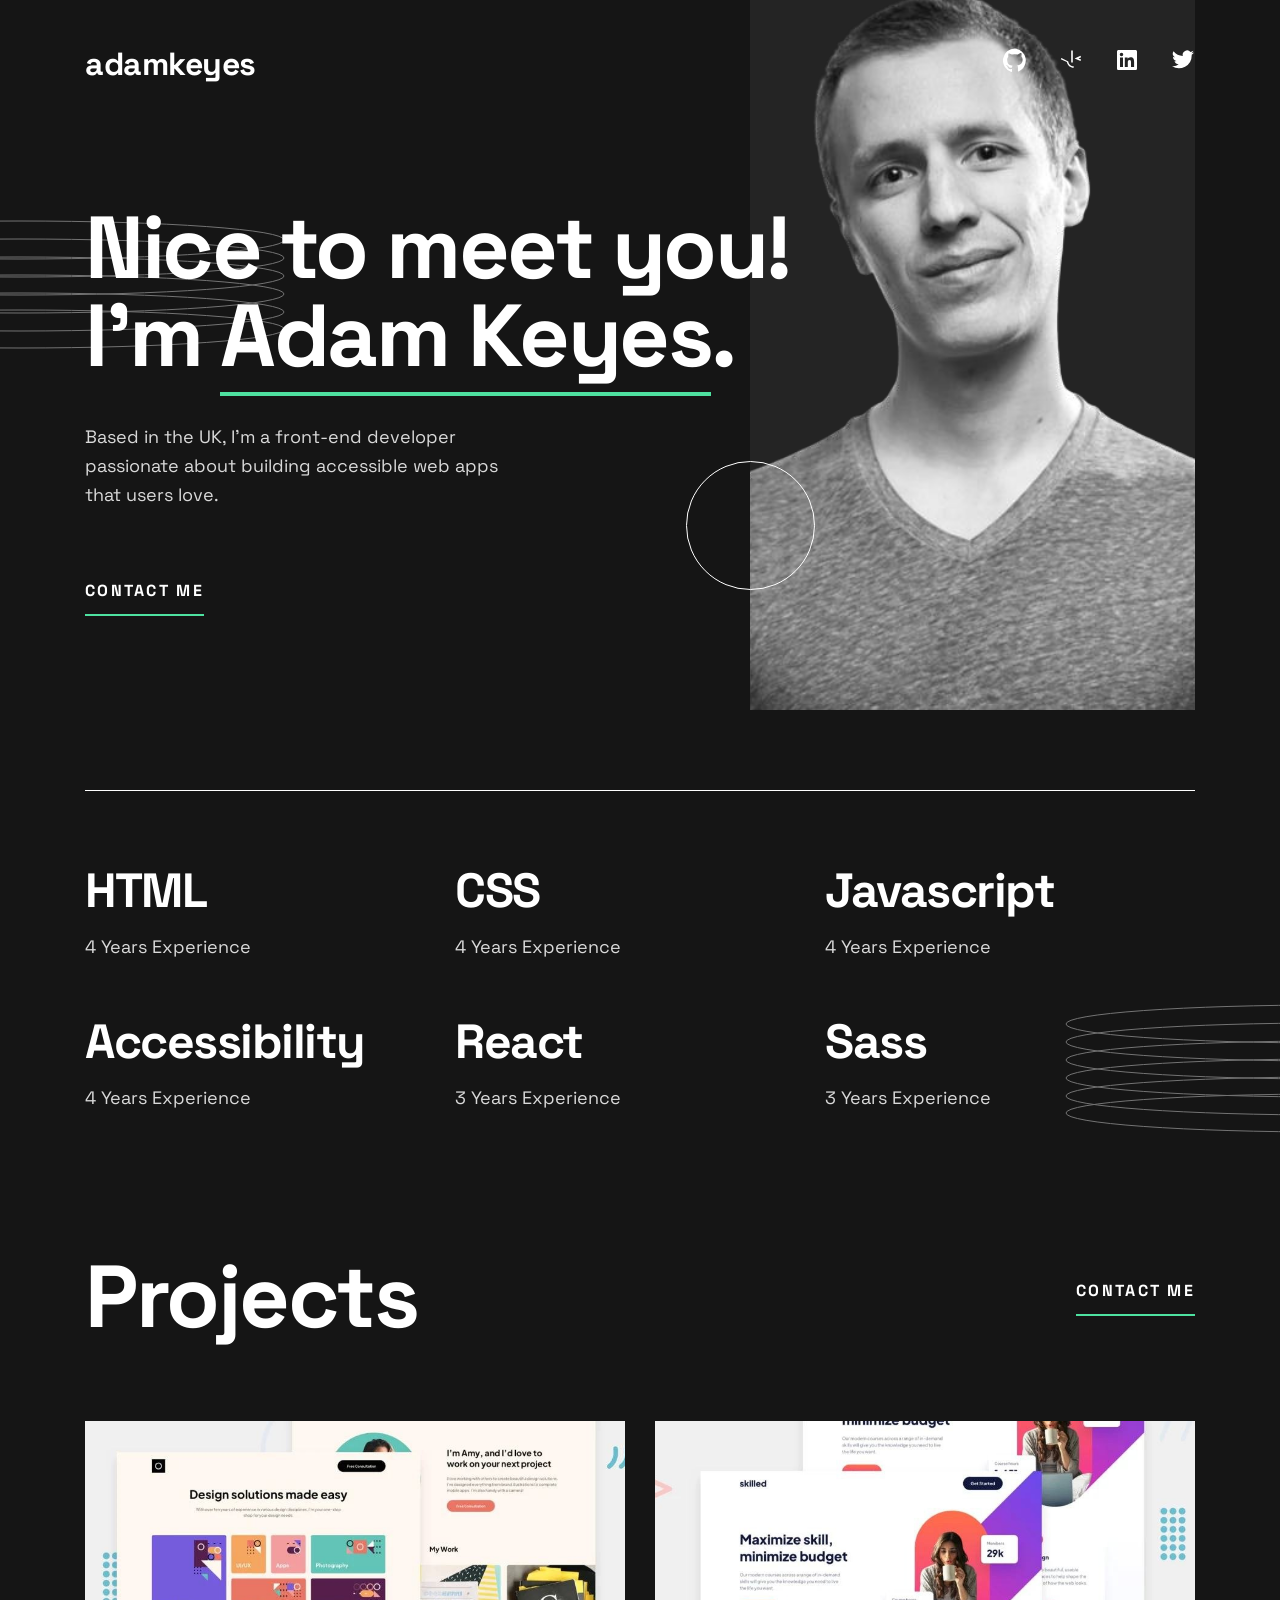
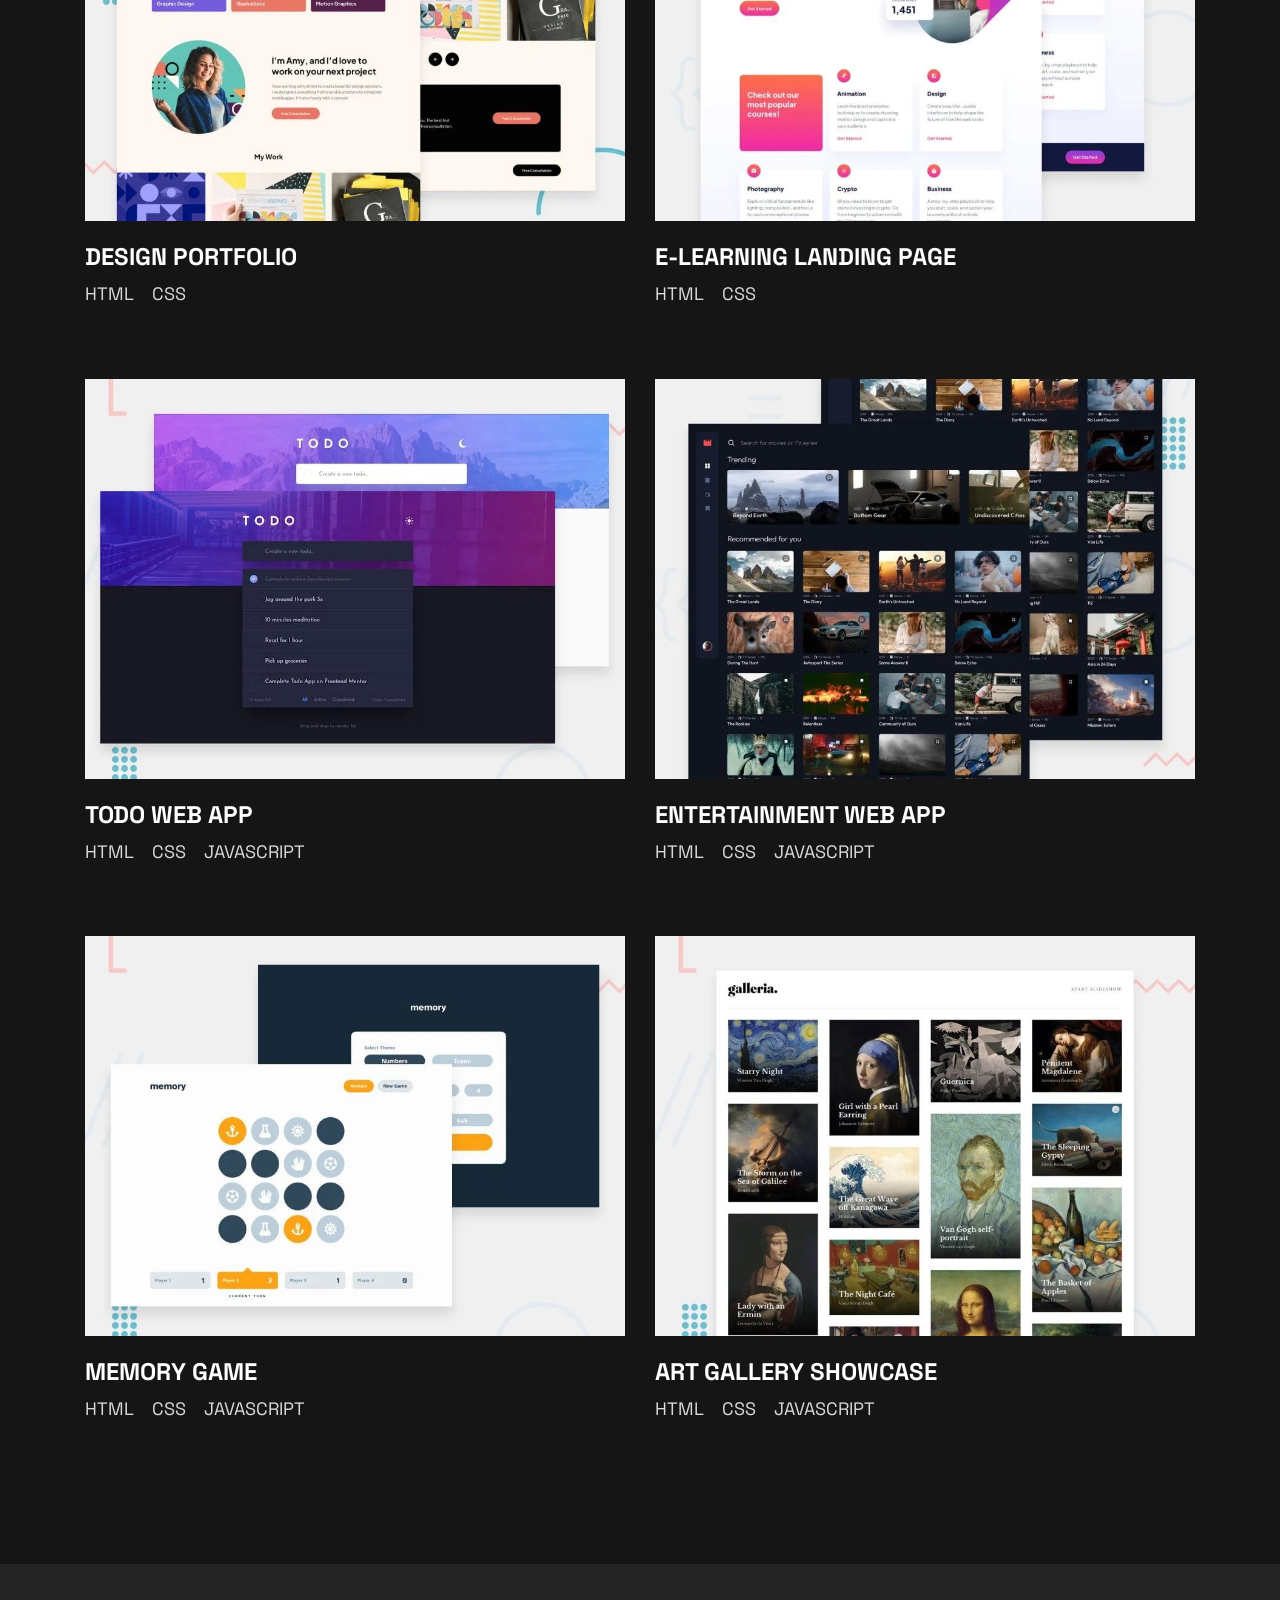
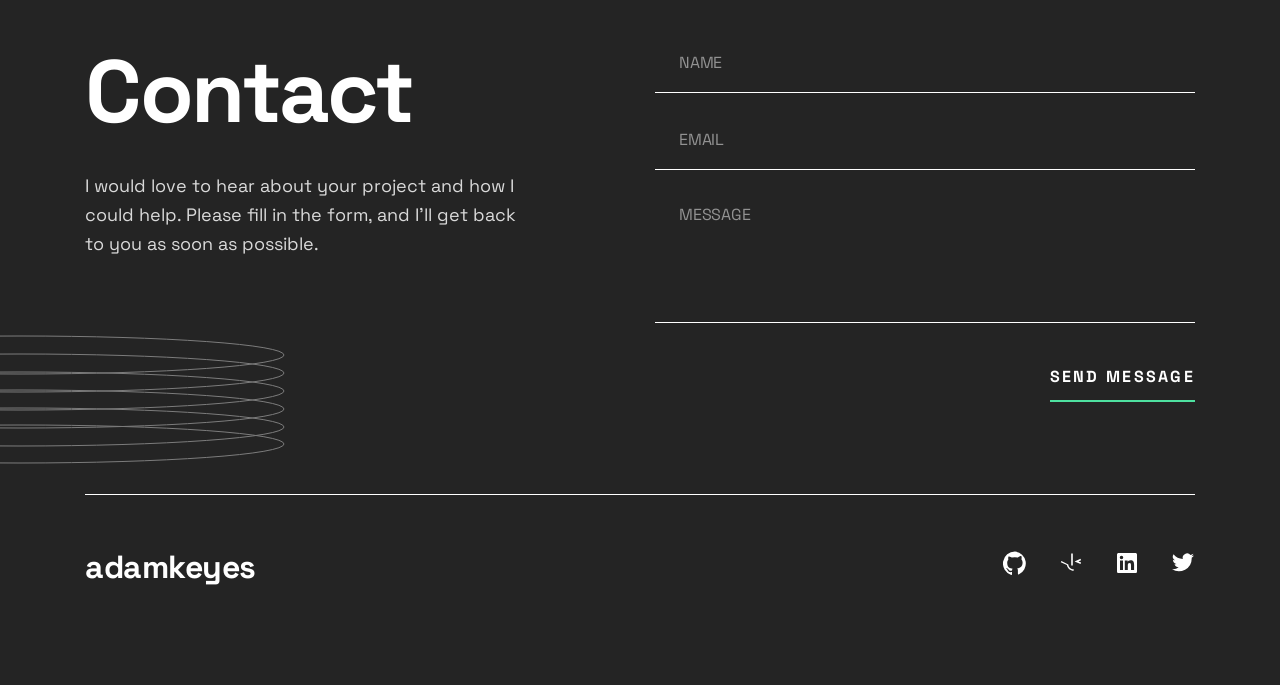
<file: index.html>
<!DOCTYPE html>
<html lang="es">
<head>
  <meta charset="UTF-8">
  <meta name="viewport" content="width=device-width, initial-scale=1.0">
  <title>Adam Keyes | Front-end Developer</title>
  <link rel="preconnect" href="https://fonts.googleapis.com">
  <link rel="preconnect" href="https://fonts.gstatic.com" crossorigin>
  <link href="https://fonts.googleapis.com/css2?family=Space+Grotesk:wght@400;500;700&display=swap" rel="stylesheet">
  <link rel="stylesheet" href="styles.css">
</head>
<body>

  <!-- ===== CABECERA ===== -->
  <header class="header container">
    <a href="#" class="logo">adamkeyes</a>
    <nav class="social" aria-label="Redes sociales">
      <a href="https://github.com" aria-label="GitHub">
        <svg viewBox="0 0 24 24"><path d="M12 .5a12 12 0 0 0-3.8 23.4c.6.1.8-.3.8-.6v-2.2c-3.3.7-4-1.4-4-1.4-.6-1.4-1.4-1.8-1.4-1.8-1-.7.1-.7.1-.7 1.2.1 1.8 1.2 1.8 1.2 1 1.8 2.8 1.3 3.5 1 .1-.8.4-1.3.7-1.6-2.7-.3-5.5-1.3-5.5-6 0-1.3.5-2.4 1.2-3.2-.1-.3-.5-1.5.1-3.2 0 0 1-.3 3.3 1.2a11.5 11.5 0 0 1 6 0C17.3 4.6 18.3 5 18.3 5c.7 1.7.2 2.9.1 3.2.8.8 1.2 1.9 1.2 3.2 0 4.6-2.8 5.6-5.5 5.9.4.4.8 1.1.8 2.2v3.3c0 .3.2.7.8.6A12 12 0 0 0 12 .5Z"/></svg>
      </a>
      <a href="https://www.frontendmentor.io" aria-label="Frontend Mentor">
        <svg viewBox="0 0 24 24"><path d="M12.2 2.5v11.9h1.6V2.5zM21.5 7.8 15.6 10.4l5.9 2.6.6-1.4-2.7-1.2 2.7-1.2zM2.4 9.9l-.6 1.4 6.1 2.7c.6 3.3 3.4 5.8 6.8 5.8v-1.5c-2.8 0-5.1-2.1-5.4-4.8L2.4 9.9z"/></svg>
      </a>
      <a href="https://www.linkedin.com" aria-label="LinkedIn">
        <svg viewBox="0 0 24 24"><path d="M20.4 2H3.6C2.7 2 2 2.7 2 3.6v16.8c0 .9.7 1.6 1.6 1.6h16.8c.9 0 1.6-.7 1.6-1.6V3.6C22 2.7 21.3 2 20.4 2ZM8 19H5V9.5h3V19ZM6.5 8.2a1.7 1.7 0 1 1 0-3.5 1.7 1.7 0 0 1 0 3.5ZM19 19h-3v-4.6c0-1.1 0-2.5-1.5-2.5S12.8 13 12.8 14.3V19h-3V9.5h2.8v1.3c.4-.7 1.4-1.5 2.9-1.5 3 0 3.6 2 3.6 4.6V19Z"/></svg>
      </a>
      <a href="https://twitter.com" aria-label="Twitter">
        <svg viewBox="0 0 24 24"><path d="M23 4.6c-.8.4-1.7.6-2.6.7.9-.6 1.6-1.4 2-2.5-.9.5-1.9.9-2.9 1.1a4.5 4.5 0 0 0-7.7 4.1A12.8 12.8 0 0 1 2.5 3.3a4.5 4.5 0 0 0 1.4 6c-.7 0-1.4-.2-2-.6 0 2.2 1.5 4 3.6 4.4-.7.2-1.4.2-2 .1.6 1.8 2.3 3.1 4.2 3.1A9 9 0 0 1 1 18.2 12.8 12.8 0 0 0 20.7 7.4v-.6c.9-.6 1.7-1.4 2.3-2.2Z"/></svg>
      </a>
    </nav>
  </header>

  <main>
    <!-- ===== HERO ===== -->
    <section class="hero container">
      <div class="hero__img-box">
        <img class="hero__img" src="portfolio/images/profile.png" alt="Foto de perfil de Adam Keyes">
        <span class="circle" aria-hidden="true"></span>
      </div>
      <div class="hero__text">
        <h1>Nice to meet you! I’m <span class="underline">Adam Keyes</span>.</h1>
        <p>Based in the UK, I’m a front-end developer passionate about building accessible web apps that users love.</p>
        <a href="#contact" class="btn">Contact me</a>
      </div>
      <span class="rings rings--hero" aria-hidden="true"></span>
    </section>

    <!-- ===== SKILLS ===== -->
    <section class="skills container" aria-label="Habilidades">
      <div class="skill"><h2>HTML</h2><p>4 Years Experience</p></div>
      <div class="skill"><h2>CSS</h2><p>4 Years Experience</p></div>
      <div class="skill"><h2>Javascript</h2><p>4 Years Experience</p></div>
      <div class="skill"><h2>Accessibility</h2><p>4 Years Experience</p></div>
      <div class="skill"><h2>React</h2><p>3 Years Experience</p></div>
      <div class="skill"><h2>Sass</h2><p>3 Years Experience</p></div>
      <span class="rings rings--skills" aria-hidden="true"></span>
    </section>

    <!-- ===== PROYECTOS ===== -->
    <section class="projects container">
      <div class="projects__head">
        <h2>Projects</h2>
        <a href="#contact" class="btn">Contact me</a>
      </div>

      <div class="projects__grid">
        <article class="project">
          <div class="project__img">
            <img src="portfolio/images/design-portfolio.jpg" alt="Captura del proyecto Design Portfolio">
            <div class="project__overlay">
              <a href="#" class="btn">View project</a>
              <a href="#" class="btn">View code</a>
            </div>
          </div>
          <h3>Design Portfolio</h3>
          <ul class="tags"><li>HTML</li><li>CSS</li></ul>
          <div class="project__links"><a href="#" class="btn">View project</a><a href="#" class="btn">View code</a></div>
        </article>

        <article class="project">
          <div class="project__img">
            <img src="portfolio/images/e-learning.jpg" alt="Captura del proyecto E-learning landing page">
            <div class="project__overlay">
              <a href="#" class="btn">View project</a>
              <a href="#" class="btn">View code</a>
            </div>
          </div>
          <h3>E-learning landing page</h3>
          <ul class="tags"><li>HTML</li><li>CSS</li></ul>
          <div class="project__links"><a href="#" class="btn">View project</a><a href="#" class="btn">View code</a></div>
        </article>

        <article class="project">
          <div class="project__img">
            <img src="portfolio/images/todo-app.jpg" alt="Captura del proyecto Todo web app">
            <div class="project__overlay">
              <a href="#" class="btn">View project</a>
              <a href="#" class="btn">View code</a>
            </div>
          </div>
          <h3>Todo web app</h3>
          <ul class="tags"><li>HTML</li><li>CSS</li><li>Javascript</li></ul>
          <div class="project__links"><a href="#" class="btn">View project</a><a href="#" class="btn">View code</a></div>
        </article>

        <article class="project">
          <div class="project__img">
            <img src="portfolio/images/entertainment.jpg" alt="Captura del proyecto Entertainment web app">
            <div class="project__overlay">
              <a href="#" class="btn">View project</a>
              <a href="#" class="btn">View code</a>
            </div>
          </div>
          <h3>Entertainment web app</h3>
          <ul class="tags"><li>HTML</li><li>CSS</li><li>Javascript</li></ul>
          <div class="project__links"><a href="#" class="btn">View project</a><a href="#" class="btn">View code</a></div>
        </article>

        <article class="project">
          <div class="project__img">
           <img src="portfolio/images/memory-game.jpg" alt="Captura del proyecto Memory game">
            <div class="project__overlay">
              <a href="#" class="btn">View project</a>
              <a href="#" class="btn">View code</a>
            </div>
          </div>
          <h3>Memory game</h3>
          <ul class="tags"><li>HTML</li><li>CSS</li><li>Javascript</li></ul>
          <div class="project__links"><a href="#" class="btn">View project</a><a href="#" class="btn">View code</a></div>
        </article>

        <article class="project">
          <div class="project__img">
            <img src="portfolio/images/art-gallery.jpg" alt="Captura del proyecto Art gallery showcase">
            <div class="project__overlay">
              <a href="#" class="btn">View project</a>
              <a href="#" class="btn">View code</a>
            </div>
          </div>
          <h3>Art gallery showcase</h3>
          <ul class="tags"><li>HTML</li><li>CSS</li><li>Javascript</li></ul>
          <div class="project__links"><a href="#" class="btn">View project</a><a href="#" class="btn">View code</a></div>
        </article>
      </div>
    </section>
  </main>

  <!-- ===== CONTACTO + PIE ===== -->
  <footer class="footer" id="contact">
    <div class="container contact">
      <div class="contact__text">
        <h2>Contact</h2>
        <p>I would love to hear about your project and how I could help. Please fill in the form, and I’ll get back to you as soon as possible.</p>
      </div>

      <form class="form" novalidate>
        <div class="field">
          <input type="text" id="name" name="name" placeholder="Name" aria-label="Name" required>
          <span class="error-msg">Sorry, invalid format here</span>
        </div>
        <div class="field">
          <input type="email" id="email" name="email" placeholder="Email" aria-label="Email" required>
          <span class="error-msg">Sorry, invalid format here</span>
        </div>
        <div class="field">
          <textarea id="message" name="message" rows="4" placeholder="Message" aria-label="Message" required></textarea>
          <span class="error-msg">Sorry, invalid format here</span>
        </div>
        <button type="submit" class="btn">Send message</button>
      </form>
      <span class="rings rings--contact" aria-hidden="true"></span>
    </div>

    <div class="container footer__bottom">
      <a href="#" class="logo">adamkeyes</a>
      <nav class="social" aria-label="Redes sociales">
        <a href="https://github.com" aria-label="GitHub"><svg viewBox="0 0 24 24"><path d="M12 .5a12 12 0 0 0-3.8 23.4c.6.1.8-.3.8-.6v-2.2c-3.3.7-4-1.4-4-1.4-.6-1.4-1.4-1.8-1.4-1.8-1-.7.1-.7.1-.7 1.2.1 1.8 1.2 1.8 1.2 1 1.8 2.8 1.3 3.5 1 .1-.8.4-1.3.7-1.6-2.7-.3-5.5-1.3-5.5-6 0-1.3.5-2.4 1.2-3.2-.1-.3-.5-1.5.1-3.2 0 0 1-.3 3.3 1.2a11.5 11.5 0 0 1 6 0C17.3 4.6 18.3 5 18.3 5c.7 1.7.2 2.9.1 3.2.8.8 1.2 1.9 1.2 3.2 0 4.6-2.8 5.6-5.5 5.9.4.4.8 1.1.8 2.2v3.3c0 .3.2.7.8.6A12 12 0 0 0 12 .5Z"/></svg></a>
        <a href="https://www.frontendmentor.io" aria-label="Frontend Mentor"><svg viewBox="0 0 24 24"><path d="M12.2 2.5v11.9h1.6V2.5zM21.5 7.8 15.6 10.4l5.9 2.6.6-1.4-2.7-1.2 2.7-1.2zM2.4 9.9l-.6 1.4 6.1 2.7c.6 3.3 3.4 5.8 6.8 5.8v-1.5c-2.8 0-5.1-2.1-5.4-4.8L2.4 9.9z"/></svg></a>
        <a href="https://www.linkedin.com" aria-label="LinkedIn"><svg viewBox="0 0 24 24"><path d="M20.4 2H3.6C2.7 2 2 2.7 2 3.6v16.8c0 .9.7 1.6 1.6 1.6h16.8c.9 0 1.6-.7 1.6-1.6V3.6C22 2.7 21.3 2 20.4 2ZM8 19H5V9.5h3V19ZM6.5 8.2a1.7 1.7 0 1 1 0-3.5 1.7 1.7 0 0 1 0 3.5ZM19 19h-3v-4.6c0-1.1 0-2.5-1.5-2.5S12.8 13 12.8 14.3V19h-3V9.5h2.8v1.3c.4-.7 1.4-1.5 2.9-1.5 3 0 3.6 2 3.6 4.6V19Z"/></svg></a>
        <a href="https://twitter.com" aria-label="Twitter"><svg viewBox="0 0 24 24"><path d="M23 4.6c-.8.4-1.7.6-2.6.7.9-.6 1.6-1.4 2-2.5-.9.5-1.9.9-2.9 1.1a4.5 4.5 0 0 0-7.7 4.1A12.8 12.8 0 0 1 2.5 3.3a4.5 4.5 0 0 0 1.4 6c-.7 0-1.4-.2-2-.6 0 2.2 1.5 4 3.6 4.4-.7.2-1.4.2-2 .1.6 1.8 2.3 3.1 4.2 3.1A9 9 0 0 1 1 18.2 12.8 12.8 0 0 0 20.7 7.4v-.6c.9-.6 1.7-1.4 2.3-2.2Z"/></svg></a>
      </nav>
    </div>
  </footer>

  <script>
    // Validación sencilla del formulario (muestra "Sorry, invalid format here")
    document.querySelector('.form').addEventListener('submit', function (e) {
      e.preventDefault();
      let ok = true;
      this.querySelectorAll('input, textarea').forEach(function (el) {
        const valid = el.value.trim() !== '' && el.checkValidity();
        el.parentElement.classList.toggle('invalid', !valid);
        if (!valid) ok = false;
      });
      if (ok) { alert('¡Mensaje enviado!'); this.reset(); }
    });
  </script>
</body>
</html>
</file>
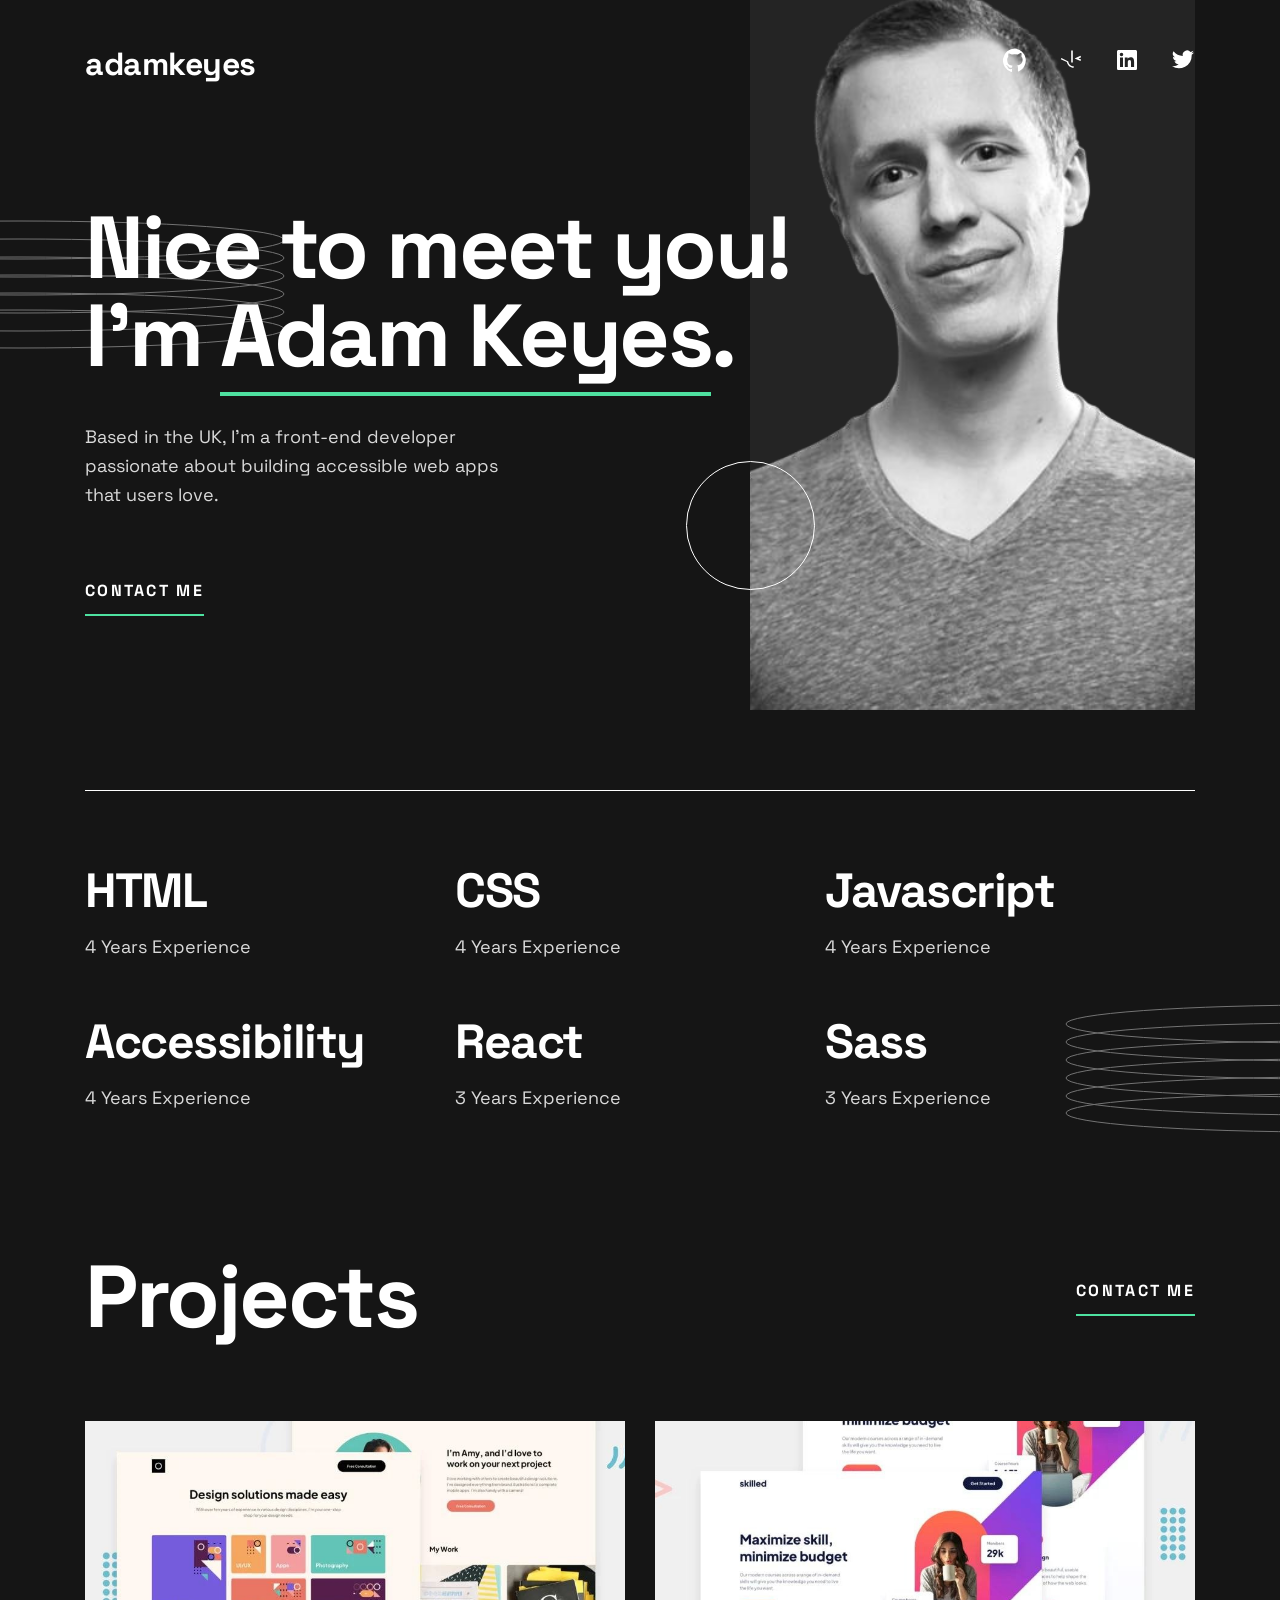
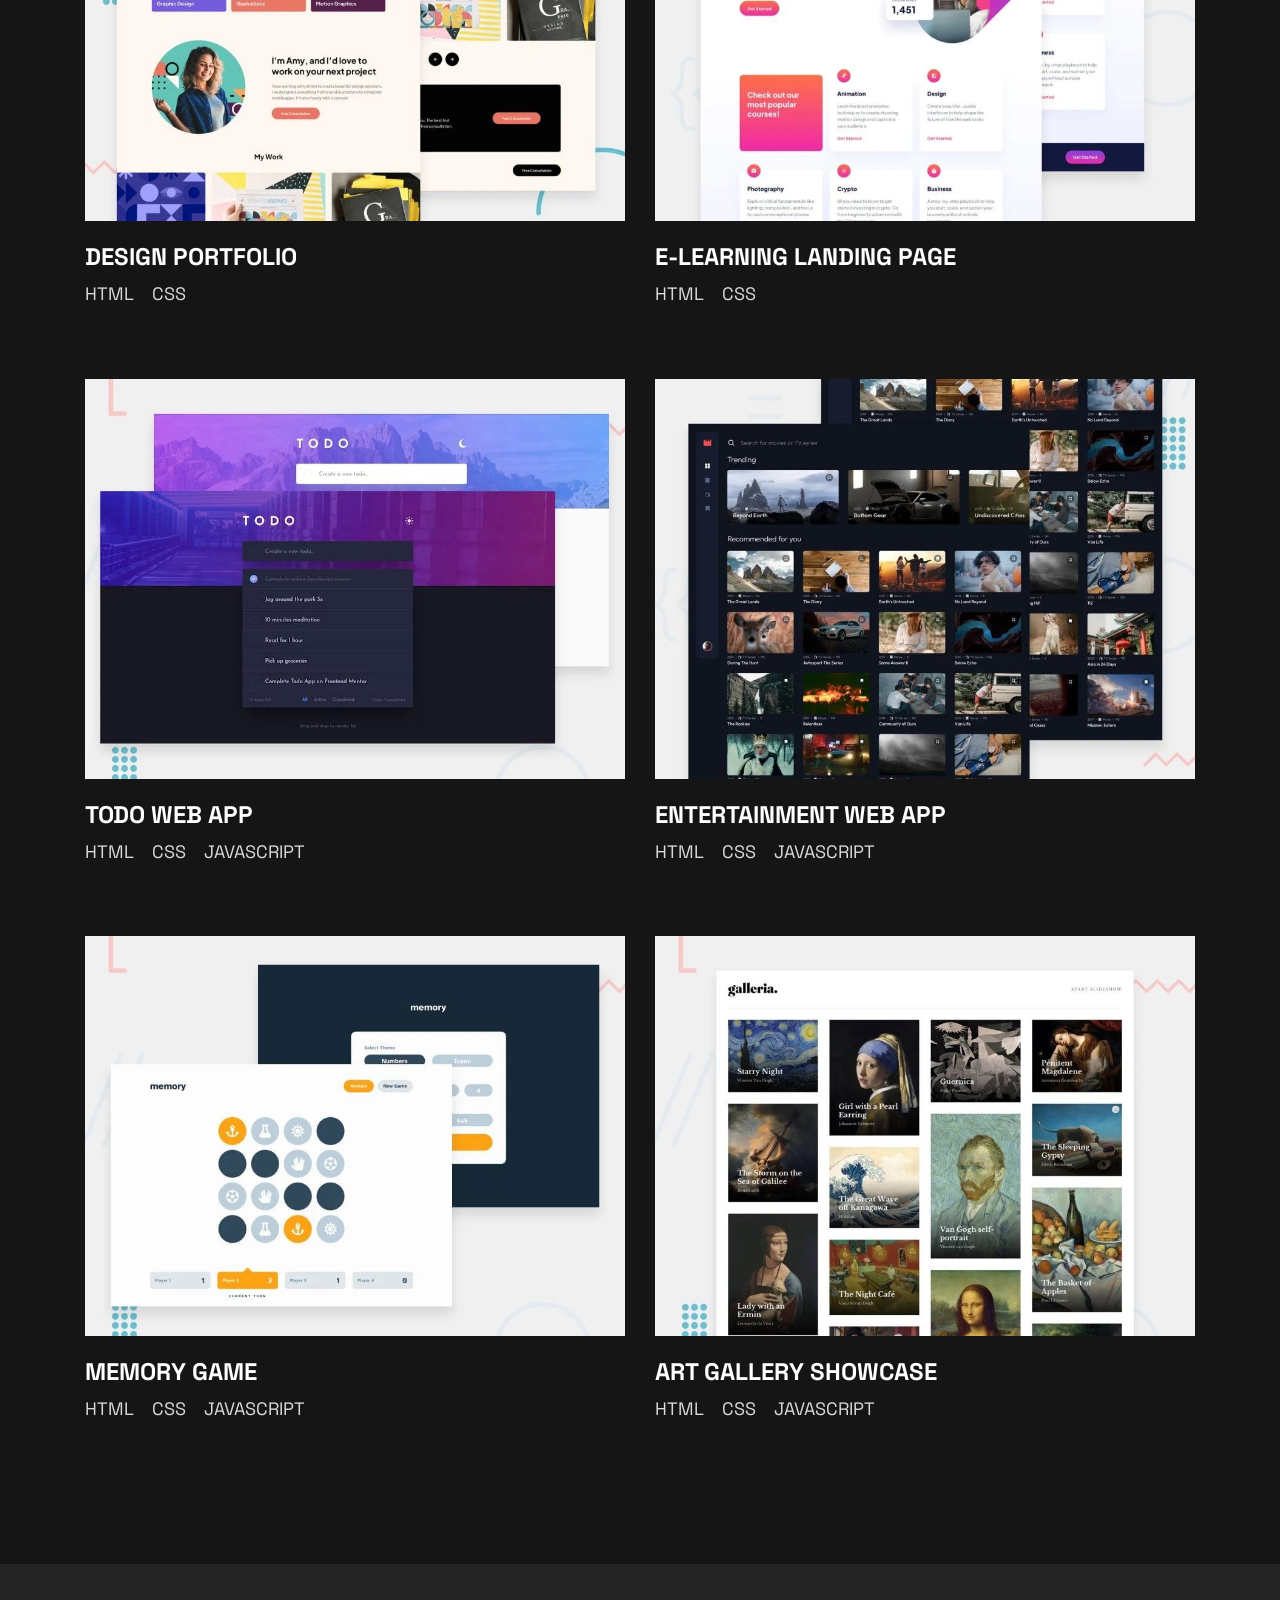
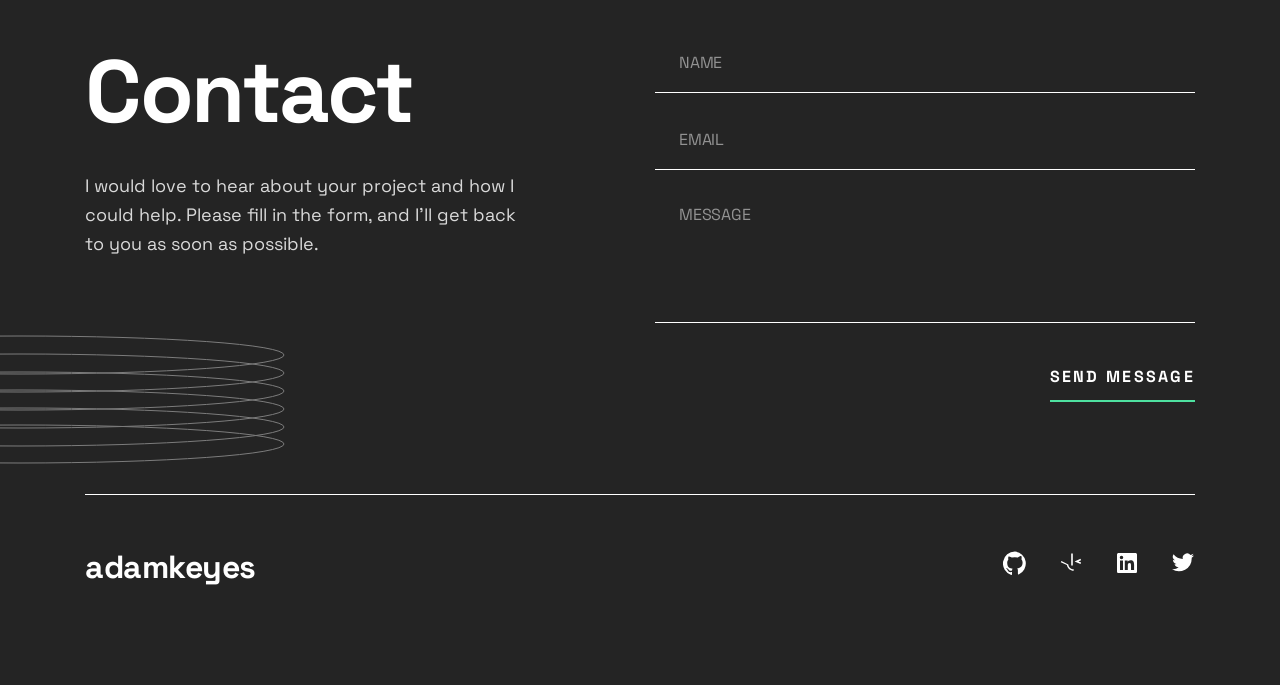
<file: portfolio/index.html>
<!DOCTYPE html>
<html lang="es">
<head>
  <meta charset="UTF-8">
  <meta name="viewport" content="width=device-width, initial-scale=1.0">
  <title>Adam Keyes | Front-end Developer</title>
  <link rel="preconnect" href="https://fonts.googleapis.com">
  <link rel="preconnect" href="https://fonts.gstatic.com" crossorigin>
  <link href="https://fonts.googleapis.com/css2?family=Space+Grotesk:wght@400;500;700&display=swap" rel="stylesheet">
  <link rel="stylesheet" href="styles.css">
</head>
<body>

  <!-- ===== CABECERA ===== -->
  <header class="header container">
    <a href="#" class="logo">adamkeyes</a>
    <nav class="social" aria-label="Redes sociales">
      <a href="https://github.com" aria-label="GitHub">
        <svg viewBox="0 0 24 24"><path d="M12 .5a12 12 0 0 0-3.8 23.4c.6.1.8-.3.8-.6v-2.2c-3.3.7-4-1.4-4-1.4-.6-1.4-1.4-1.8-1.4-1.8-1-.7.1-.7.1-.7 1.2.1 1.8 1.2 1.8 1.2 1 1.8 2.8 1.3 3.5 1 .1-.8.4-1.3.7-1.6-2.7-.3-5.5-1.3-5.5-6 0-1.3.5-2.4 1.2-3.2-.1-.3-.5-1.5.1-3.2 0 0 1-.3 3.3 1.2a11.5 11.5 0 0 1 6 0C17.3 4.6 18.3 5 18.3 5c.7 1.7.2 2.9.1 3.2.8.8 1.2 1.9 1.2 3.2 0 4.6-2.8 5.6-5.5 5.9.4.4.8 1.1.8 2.2v3.3c0 .3.2.7.8.6A12 12 0 0 0 12 .5Z"/></svg>
      </a>
      <a href="https://www.frontendmentor.io" aria-label="Frontend Mentor">
        <svg viewBox="0 0 24 24"><path d="M12.2 2.5v11.9h1.6V2.5zM21.5 7.8 15.6 10.4l5.9 2.6.6-1.4-2.7-1.2 2.7-1.2zM2.4 9.9l-.6 1.4 6.1 2.7c.6 3.3 3.4 5.8 6.8 5.8v-1.5c-2.8 0-5.1-2.1-5.4-4.8L2.4 9.9z"/></svg>
      </a>
      <a href="https://www.linkedin.com" aria-label="LinkedIn">
        <svg viewBox="0 0 24 24"><path d="M20.4 2H3.6C2.7 2 2 2.7 2 3.6v16.8c0 .9.7 1.6 1.6 1.6h16.8c.9 0 1.6-.7 1.6-1.6V3.6C22 2.7 21.3 2 20.4 2ZM8 19H5V9.5h3V19ZM6.5 8.2a1.7 1.7 0 1 1 0-3.5 1.7 1.7 0 0 1 0 3.5ZM19 19h-3v-4.6c0-1.1 0-2.5-1.5-2.5S12.8 13 12.8 14.3V19h-3V9.5h2.8v1.3c.4-.7 1.4-1.5 2.9-1.5 3 0 3.6 2 3.6 4.6V19Z"/></svg>
      </a>
      <a href="https://twitter.com" aria-label="Twitter">
        <svg viewBox="0 0 24 24"><path d="M23 4.6c-.8.4-1.7.6-2.6.7.9-.6 1.6-1.4 2-2.5-.9.5-1.9.9-2.9 1.1a4.5 4.5 0 0 0-7.7 4.1A12.8 12.8 0 0 1 2.5 3.3a4.5 4.5 0 0 0 1.4 6c-.7 0-1.4-.2-2-.6 0 2.2 1.5 4 3.6 4.4-.7.2-1.4.2-2 .1.6 1.8 2.3 3.1 4.2 3.1A9 9 0 0 1 1 18.2 12.8 12.8 0 0 0 20.7 7.4v-.6c.9-.6 1.7-1.4 2.3-2.2Z"/></svg>
      </a>
    </nav>
  </header>

  <main>
    <!-- ===== HERO ===== -->
    <section class="hero container">
      <div class="hero__img-box">
        <img class="hero__img" src="images/profile.png" alt="Foto de perfil de Adam Keyes">
        <span class="circle" aria-hidden="true"></span>
      </div>
      <div class="hero__text">
        <h1>Nice to meet you! I’m <span class="underline">Adam Keyes</span>.</h1>
        <p>Based in the UK, I’m a front-end developer passionate about building accessible web apps that users love.</p>
        <a href="#contact" class="btn">Contact me</a>
      </div>
      <span class="rings rings--hero" aria-hidden="true"></span>
    </section>

    <!-- ===== SKILLS ===== -->
    <section class="skills container" aria-label="Habilidades">
      <div class="skill"><h2>HTML</h2><p>4 Years Experience</p></div>
      <div class="skill"><h2>CSS</h2><p>4 Years Experience</p></div>
      <div class="skill"><h2>Javascript</h2><p>4 Years Experience</p></div>
      <div class="skill"><h2>Accessibility</h2><p>4 Years Experience</p></div>
      <div class="skill"><h2>React</h2><p>3 Years Experience</p></div>
      <div class="skill"><h2>Sass</h2><p>3 Years Experience</p></div>
      <span class="rings rings--skills" aria-hidden="true"></span>
    </section>

    <!-- ===== PROYECTOS ===== -->
    <section class="projects container">
      <div class="projects__head">
        <h2>Projects</h2>
        <a href="#contact" class="btn">Contact me</a>
      </div>

      <div class="projects__grid">
        <article class="project">
          <div class="project__img">
            <img src="images/design-portfolio.jpg" alt="Captura del proyecto Design Portfolio">
            <div class="project__overlay">
              <a href="#" class="btn">View project</a>
              <a href="#" class="btn">View code</a>
            </div>
          </div>
          <h3>Design Portfolio</h3>
          <ul class="tags"><li>HTML</li><li>CSS</li></ul>
          <div class="project__links"><a href="#" class="btn">View project</a><a href="#" class="btn">View code</a></div>
        </article>

        <article class="project">
          <div class="project__img">
            <img src="images/e-learning.jpg" alt="Captura del proyecto E-learning landing page">
            <div class="project__overlay">
              <a href="#" class="btn">View project</a>
              <a href="#" class="btn">View code</a>
            </div>
          </div>
          <h3>E-learning landing page</h3>
          <ul class="tags"><li>HTML</li><li>CSS</li></ul>
          <div class="project__links"><a href="#" class="btn">View project</a><a href="#" class="btn">View code</a></div>
        </article>

        <article class="project">
          <div class="project__img">
            <img src="images/todo-app.jpg" alt="Captura del proyecto Todo web app">
            <div class="project__overlay">
              <a href="#" class="btn">View project</a>
              <a href="#" class="btn">View code</a>
            </div>
          </div>
          <h3>Todo web app</h3>
          <ul class="tags"><li>HTML</li><li>CSS</li><li>Javascript</li></ul>
          <div class="project__links"><a href="#" class="btn">View project</a><a href="#" class="btn">View code</a></div>
        </article>

        <article class="project">
          <div class="project__img">
            <img src="images/entertainment.jpg" alt="Captura del proyecto Entertainment web app">
            <div class="project__overlay">
              <a href="#" class="btn">View project</a>
              <a href="#" class="btn">View code</a>
            </div>
          </div>
          <h3>Entertainment web app</h3>
          <ul class="tags"><li>HTML</li><li>CSS</li><li>Javascript</li></ul>
          <div class="project__links"><a href="#" class="btn">View project</a><a href="#" class="btn">View code</a></div>
        </article>

        <article class="project">
          <div class="project__img">
            <img src="images/memory-game.jpg" alt="Captura del proyecto Memory game">
            <div class="project__overlay">
              <a href="#" class="btn">View project</a>
              <a href="#" class="btn">View code</a>
            </div>
          </div>
          <h3>Memory game</h3>
          <ul class="tags"><li>HTML</li><li>CSS</li><li>Javascript</li></ul>
          <div class="project__links"><a href="#" class="btn">View project</a><a href="#" class="btn">View code</a></div>
        </article>

        <article class="project">
          <div class="project__img">
            <img src="images/art-gallery.jpg" alt="Captura del proyecto Art gallery showcase">
            <div class="project__overlay">
              <a href="#" class="btn">View project</a>
              <a href="#" class="btn">View code</a>
            </div>
          </div>
          <h3>Art gallery showcase</h3>
          <ul class="tags"><li>HTML</li><li>CSS</li><li>Javascript</li></ul>
          <div class="project__links"><a href="#" class="btn">View project</a><a href="#" class="btn">View code</a></div>
        </article>
      </div>
    </section>
  </main>

  <!-- ===== CONTACTO + PIE ===== -->
  <footer class="footer" id="contact">
    <div class="container contact">
      <div class="contact__text">
        <h2>Contact</h2>
        <p>I would love to hear about your project and how I could help. Please fill in the form, and I’ll get back to you as soon as possible.</p>
      </div>

      <form class="form" novalidate>
        <div class="field">
          <input type="text" id="name" name="name" placeholder="Name" aria-label="Name" required>
          <span class="error-msg">Sorry, invalid format here</span>
        </div>
        <div class="field">
          <input type="email" id="email" name="email" placeholder="Email" aria-label="Email" required>
          <span class="error-msg">Sorry, invalid format here</span>
        </div>
        <div class="field">
          <textarea id="message" name="message" rows="4" placeholder="Message" aria-label="Message" required></textarea>
          <span class="error-msg">Sorry, invalid format here</span>
        </div>
        <button type="submit" class="btn">Send message</button>
      </form>
      <span class="rings rings--contact" aria-hidden="true"></span>
    </div>

    <div class="container footer__bottom">
      <a href="#" class="logo">adamkeyes</a>
      <nav class="social" aria-label="Redes sociales">
        <a href="https://github.com" aria-label="GitHub"><svg viewBox="0 0 24 24"><path d="M12 .5a12 12 0 0 0-3.8 23.4c.6.1.8-.3.8-.6v-2.2c-3.3.7-4-1.4-4-1.4-.6-1.4-1.4-1.8-1.4-1.8-1-.7.1-.7.1-.7 1.2.1 1.8 1.2 1.8 1.2 1 1.8 2.8 1.3 3.5 1 .1-.8.4-1.3.7-1.6-2.7-.3-5.5-1.3-5.5-6 0-1.3.5-2.4 1.2-3.2-.1-.3-.5-1.5.1-3.2 0 0 1-.3 3.3 1.2a11.5 11.5 0 0 1 6 0C17.3 4.6 18.3 5 18.3 5c.7 1.7.2 2.9.1 3.2.8.8 1.2 1.9 1.2 3.2 0 4.6-2.8 5.6-5.5 5.9.4.4.8 1.1.8 2.2v3.3c0 .3.2.7.8.6A12 12 0 0 0 12 .5Z"/></svg></a>
        <a href="https://www.frontendmentor.io" aria-label="Frontend Mentor"><svg viewBox="0 0 24 24"><path d="M12.2 2.5v11.9h1.6V2.5zM21.5 7.8 15.6 10.4l5.9 2.6.6-1.4-2.7-1.2 2.7-1.2zM2.4 9.9l-.6 1.4 6.1 2.7c.6 3.3 3.4 5.8 6.8 5.8v-1.5c-2.8 0-5.1-2.1-5.4-4.8L2.4 9.9z"/></svg></a>
        <a href="https://www.linkedin.com" aria-label="LinkedIn"><svg viewBox="0 0 24 24"><path d="M20.4 2H3.6C2.7 2 2 2.7 2 3.6v16.8c0 .9.7 1.6 1.6 1.6h16.8c.9 0 1.6-.7 1.6-1.6V3.6C22 2.7 21.3 2 20.4 2ZM8 19H5V9.5h3V19ZM6.5 8.2a1.7 1.7 0 1 1 0-3.5 1.7 1.7 0 0 1 0 3.5ZM19 19h-3v-4.6c0-1.1 0-2.5-1.5-2.5S12.8 13 12.8 14.3V19h-3V9.5h2.8v1.3c.4-.7 1.4-1.5 2.9-1.5 3 0 3.6 2 3.6 4.6V19Z"/></svg></a>
        <a href="https://twitter.com" aria-label="Twitter"><svg viewBox="0 0 24 24"><path d="M23 4.6c-.8.4-1.7.6-2.6.7.9-.6 1.6-1.4 2-2.5-.9.5-1.9.9-2.9 1.1a4.5 4.5 0 0 0-7.7 4.1A12.8 12.8 0 0 1 2.5 3.3a4.5 4.5 0 0 0 1.4 6c-.7 0-1.4-.2-2-.6 0 2.2 1.5 4 3.6 4.4-.7.2-1.4.2-2 .1.6 1.8 2.3 3.1 4.2 3.1A9 9 0 0 1 1 18.2 12.8 12.8 0 0 0 20.7 7.4v-.6c.9-.6 1.7-1.4 2.3-2.2Z"/></svg></a>
      </nav>
    </div>
  </footer>

  <script>
    // Validación sencilla del formulario (muestra "Sorry, invalid format here")
    document.querySelector('.form').addEventListener('submit', function (e) {
      e.preventDefault();
      let ok = true;
      this.querySelectorAll('input, textarea').forEach(function (el) {
        const valid = el.value.trim() !== '' && el.checkValidity();
        el.parentElement.classList.toggle('invalid', !valid);
        if (!valid) ok = false;
      });
      if (ok) { alert('¡Mensaje enviado!'); this.reset(); }
    });
  </script>
</body>
</html>
</file>
<file: styles.css>
/* =========================================================
   Portfolio – Adam Keyes
   Maquetación MOBILE FIRST:
     · Estilos base  → móvil
     · min-width: 768px  → tablet
     · min-width: 1200px → escritorio
   ========================================================= */
:root {
  --black: #151515;
  --green: #4EE1A0;
  --dark-grey: #242424;
  --grey: #d9d9d9;
  --white: #FFFFFF;
  --red: #FF6F5B;
  --font: "Space Grotesk", Arial, sans-serif;
}

*, *::before, *::after { box-sizing: border-box; margin: 0; padding: 0; }

html { scroll-behavior: smooth; overflow-x: hidden; }

body {
  font-family: var(--font);
  background: var(--black);
  color: var(--white);
  font-size: 16px;
  line-height: 1.6;
  overflow-x: hidden;
  overflow-x: clip;
}

img { display: block; max-width: 100%; }
a { color: inherit; text-decoration: none; }
ul { list-style: none; }

.container {
  width: 90%;
  max-width: 1110px;
  margin: 0 auto;
  position: relative;
}

/* ---------- Tipografía (móvil) ---------- */
h1 { font-size: 40px; line-height: 40px; letter-spacing: -1.14px; font-weight: 700; }
h2 { font-size: 32px; line-height: 40px; letter-spacing: -1px; font-weight: 700; }
h3 { font-size: 20px; line-height: 30px; font-weight: 700; text-transform: uppercase; }
p  { color: var(--grey); }

/* ---------- Botón / enlace subrayado ---------- */
.btn {
  display: inline-block;
  background: none;
  border: none;
  border-bottom: 2px solid var(--green);
  padding-bottom: 10px;
  color: var(--white);
  font-family: var(--font);
  font-size: 16px;
  font-weight: 700;
  line-height: 26px;
  letter-spacing: 2.29px;
  text-transform: uppercase;
  cursor: pointer;
  transition: color .2s;
}
.btn:hover, .btn:focus-visible { color: var(--green); }

/* ---------- Iconos sociales (SVG) ---------- */
.social { display: flex; gap: 24px; align-items: center; }
.social svg { width: 24px; height: 24px; fill: var(--white); transition: fill .2s; }
.social a:hover svg, .social a:focus-visible svg { fill: var(--green); }

.logo { font-size: 24px; font-weight: 700; letter-spacing: -.33px; }

/* ---------- Anillos decorativos ---------- */
.rings {
  position: absolute;
  width: 530px;
  height: 129px;
  pointer-events: none;
  background: url("data:image/svg+xml,%3Csvg xmlns='http://www.w3.org/2000/svg' viewBox='0 0 530 129' fill='none' stroke='%23FFFFFF' stroke-width='1' opacity='.4'%3E%3Cellipse cx='265' cy='20' rx='264' ry='19'/%3E%3Cellipse cx='265' cy='38' rx='264' ry='19'/%3E%3Cellipse cx='265' cy='56' rx='264' ry='19'/%3E%3Cellipse cx='265' cy='74' rx='264' ry='19'/%3E%3Cellipse cx='265' cy='92' rx='264' ry='19'/%3E%3Cellipse cx='265' cy='109' rx='264' ry='19'/%3E%3C/svg%3E") no-repeat center / contain;
  z-index: 0;
}

/* =============== CABECERA =============== */
.header {
  display: flex;
  flex-direction: column;
  align-items: center;
  gap: 20px;
  padding-top: 20px;
  z-index: 3;
}

/* =============== HERO =============== */
.hero {
  display: flex;
  flex-direction: column;
  align-items: center;
  text-align: center;
  padding-bottom: 80px;
}
.hero__img-box {
  position: relative;
  width: 174px;
  height: 383px;
  margin: -110px auto 40px;      /* la foto sube por detrás de la cabecera */
  background: var(--dark-grey);
  z-index: 1;
}
.hero__img { width: 100%; height: 100%; object-fit: cover; object-position: top; }

.circle {
  position: absolute;
  right: -110px;
  bottom: 60px;
  width: 129px;
  height: 129px;
  border: 1px solid var(--white);
  border-radius: 50%;
}

.hero__text { position: relative; z-index: 2; }
.hero__text h1 { margin-bottom: 24px; }
.hero__text p  { margin: 0 auto 24px; max-width: 445px; }

.underline {
  background: linear-gradient(var(--green), var(--green)) no-repeat left bottom / 100% 4px;
  padding-bottom: 4px;
}
.rings--hero { left: -350px; top: 100px; }

/* =============== SKILLS =============== */
.skills {
  display: grid;
  grid-template-columns: 1fr;
  row-gap: 24px;
  text-align: center;
  border-top: 1px solid var(--white);
  padding: 40px 0 80px;
}
.rings--skills { right: -400px; bottom: 120px; }

/* =============== PROYECTOS =============== */
.projects__head {
  display: flex;
  justify-content: space-between;
  align-items: center;
  margin-bottom: 40px;
}
.projects__head h2 { font-size: 40px; line-height: 40px; }

.projects__grid {
  display: grid;
  grid-template-columns: 1fr;
  row-gap: 40px;
  padding-bottom: 80px;
}

.project__img { position: relative; margin-bottom: 20px; overflow: hidden; }
.project__img img { width: 100%; aspect-ratio: 540 / 400; object-fit: cover; }

/* En móvil y tablet no hay hover: los botones se ven debajo */
.project__overlay { display: none; }
.project h3 { margin-bottom: 7px; }
.tags { display: flex; gap: 18px; color: var(--grey); text-transform: uppercase; }
.project__links { display: flex; gap: 30px; margin-top: 20px; }

/* =============== CONTACTO / FOOTER =============== */
.footer { background: var(--dark-grey); padding-top: 60px; }

.contact {
  display: grid;
  grid-template-columns: 1fr;
  gap: 30px;
  text-align: center;
  padding-bottom: 80px;
  border-bottom: 1px solid var(--white);
}
.contact__text h2 { font-size: 40px; line-height: 40px; margin-bottom: 20px; }
.contact__text p  { max-width: 445px; margin: 0 auto 20px; }
.rings--contact { display: none; left: -330px; bottom: 30px; }

.form { display: flex; flex-direction: column; gap: 32px; position: relative; z-index: 1; text-align: left; }
.field { position: relative; }

.form input,
.form textarea {
  width: 100%;
  background: transparent;
  border: none;
  border-bottom: 1px solid var(--white);
  padding: 0 24px 16px;
  color: var(--white);
  font-family: var(--font);
  font-size: 16px;
  line-height: 26px;
  letter-spacing: -.22px;
  resize: none;
}
.form input::placeholder,
.form textarea::placeholder { color: var(--white); opacity: .5; text-transform: uppercase; }
.form input:hover,
.form textarea:hover,
.form input:focus,
.form textarea:focus { outline: none; border-bottom-color: var(--green); }

.error-msg {
  display: none;
  text-align: right;
  color: var(--red);
  font-size: 12px;
  margin-top: 6px;
}
.field.invalid input,
.field.invalid textarea { border-bottom-color: var(--red); }
.field.invalid .error-msg { display: block; }
.field.invalid::after {               /* icono de error */
  content: "!";
  position: absolute;
  right: 0;
  top: 0;
  width: 24px; height: 24px;
  border: 1px solid var(--red);
  border-radius: 50%;
  color: var(--red);
  font-size: 14px;
  line-height: 22px;
  text-align: center;
}
.form .btn { align-self: flex-end; }

.footer__bottom {
  display: flex;
  flex-direction: column;
  align-items: center;
  gap: 20px;
  padding: 40px 0 60px;
}

/* =========================================================
   TABLET (≥ 768px)
   ========================================================= */
@media (min-width: 768px) {
  body { font-size: 18px; }
  h1 { font-size: 72px; line-height: 72px; letter-spacing: -2px; }
  h2 { font-size: 48px; line-height: 56px; letter-spacing: -1.5px; }
  h3 { font-size: 24px; line-height: 32px; }

  .logo { font-size: 32px; letter-spacing: -.44px; }
  .social { gap: 32px; }

  .header {
    flex-direction: row;
    justify-content: space-between;
    padding-top: 39px;
  }

  .hero {
    flex-direction: row;
    align-items: center;
    text-align: left;
    min-height: 600px;
    margin-top: -100px;
    margin-bottom: 60px;
    padding-bottom: 0;
  }
  .hero__img-box {
    position: absolute;
    top: 0;
    right: -5.5%;
    width: 322px;
    height: 600px;
    margin: 0;
  }
  .circle { left: -64px; right: auto; bottom: 120px; }
  .hero__text { max-width: 520px; padding-top: 120px; }
  .hero__text h1 { margin-bottom: 43px; }
  .hero__text p { margin: 0 0 66px; }
  .rings--hero { left: -420px; top: 230px; }

  .skills {
    grid-template-columns: repeat(2, 1fr);
    text-align: left;
    row-gap: 52px;
    padding: 52px 0 100px;
  }
  .skills h2 { margin-bottom: 14px; }

  .projects__head { margin-bottom: 60px; }
  .projects__head h2,
  .contact__text h2 { font-size: 72px; line-height: 72px; letter-spacing: -2px; }

  .projects__grid {
    grid-template-columns: repeat(2, 1fr);
    column-gap: 24px;
    row-gap: 60px;
    padding-bottom: 100px;
  }

  .footer { padding-top: 84px; }
  .contact__text h2 { margin-bottom: 36px; }
  .rings--contact { display: block; }

  .footer__bottom {
    flex-direction: row;
    justify-content: space-between;
    padding: 47px 0 92px;
  }
}

/* =========================================================
   ESCRITORIO (≥ 1200px)
   ========================================================= */
@media (min-width: 1200px) {
  h1 { font-size: 88px; line-height: 88px; letter-spacing: -2.5px; }

  .hero { min-height: 720px; margin-bottom: 80px; }
  .hero__img-box { right: 0; width: 445px; height: 720px; }
  .hero__text { max-width: 720px; }
  .hero__text p { max-width: 445px; }
  .rings--hero { left: -330px; }

  .skills { grid-template-columns: repeat(3, 1fr); padding: 72px 0 140px; }

  .projects__head { margin-bottom: 80px; }
  .projects__head h2,
  .contact__text h2 { font-size: 88px; line-height: 88px; letter-spacing: -2.5px; }

  .projects__grid { column-gap: 30px; row-gap: 70px; padding-bottom: 140px; }

  /* Hover sobre la imagen del proyecto (solo escritorio) */
  .project__overlay {
    position: absolute;
    inset: 0;
    background: rgba(0, 0, 0, .75);
    display: flex;
    flex-direction: column;
    justify-content: center;
    align-items: center;
    gap: 48px;
    opacity: 0;
    transition: opacity .3s;
  }
  .project__img:hover .project__overlay,
  .project__img:focus-within .project__overlay { opacity: 1; }
  .project__links { display: none; }

  .contact { grid-template-columns: 1fr 1fr; text-align: left; padding-bottom: 92px; }
  .contact__text p { margin: 0; }
}
</file>
<file: portfolio/styles.css>
/* =========================================================
   Portfolio – Adam Keyes
   Maquetación MOBILE FIRST:
     · Estilos base  → móvil
     · min-width: 768px  → tablet
     · min-width: 1200px → escritorio
   ========================================================= */
:root {
  --black: #151515;
  --green: #4EE1A0;
  --dark-grey: #242424;
  --grey: #d9d9d9;
  --white: #FFFFFF;
  --red: #FF6F5B;
  --font: "Space Grotesk", Arial, sans-serif;
}

*, *::before, *::after { box-sizing: border-box; margin: 0; padding: 0; }

html { scroll-behavior: smooth; overflow-x: hidden; }

body {
  font-family: var(--font);
  background: var(--black);
  color: var(--white);
  font-size: 16px;
  line-height: 1.6;
  overflow-x: hidden;
  overflow-x: clip;
}

img { display: block; max-width: 100%; }
a { color: inherit; text-decoration: none; }
ul { list-style: none; }

.container {
  width: 90%;
  max-width: 1110px;
  margin: 0 auto;
  position: relative;
}

/* ---------- Tipografía (móvil) ---------- */
h1 { font-size: 40px; line-height: 40px; letter-spacing: -1.14px; font-weight: 700; }
h2 { font-size: 32px; line-height: 40px; letter-spacing: -1px; font-weight: 700; }
h3 { font-size: 20px; line-height: 30px; font-weight: 700; text-transform: uppercase; }
p  { color: var(--grey); }

/* ---------- Botón / enlace subrayado ---------- */
.btn {
  display: inline-block;
  background: none;
  border: none;
  border-bottom: 2px solid var(--green);
  padding-bottom: 10px;
  color: var(--white);
  font-family: var(--font);
  font-size: 16px;
  font-weight: 700;
  line-height: 26px;
  letter-spacing: 2.29px;
  text-transform: uppercase;
  cursor: pointer;
  transition: color .2s;
}
.btn:hover, .btn:focus-visible { color: var(--green); }

/* ---------- Iconos sociales (SVG) ---------- */
.social { display: flex; gap: 24px; align-items: center; }
.social svg { width: 24px; height: 24px; fill: var(--white); transition: fill .2s; }
.social a:hover svg, .social a:focus-visible svg { fill: var(--green); }

.logo { font-size: 24px; font-weight: 700; letter-spacing: -.33px; }

/* ---------- Anillos decorativos ---------- */
.rings {
  position: absolute;
  width: 530px;
  height: 129px;
  pointer-events: none;
  background: url("data:image/svg+xml,%3Csvg xmlns='http://www.w3.org/2000/svg' viewBox='0 0 530 129' fill='none' stroke='%23FFFFFF' stroke-width='1' opacity='.4'%3E%3Cellipse cx='265' cy='20' rx='264' ry='19'/%3E%3Cellipse cx='265' cy='38' rx='264' ry='19'/%3E%3Cellipse cx='265' cy='56' rx='264' ry='19'/%3E%3Cellipse cx='265' cy='74' rx='264' ry='19'/%3E%3Cellipse cx='265' cy='92' rx='264' ry='19'/%3E%3Cellipse cx='265' cy='109' rx='264' ry='19'/%3E%3C/svg%3E") no-repeat center / contain;
  z-index: 0;
}

/* =============== CABECERA =============== */
.header {
  display: flex;
  flex-direction: column;
  align-items: center;
  gap: 20px;
  padding-top: 20px;
  z-index: 3;
}

/* =============== HERO =============== */
.hero {
  display: flex;
  flex-direction: column;
  align-items: center;
  text-align: center;
  padding-bottom: 80px;
}
.hero__img-box {
  position: relative;
  width: 174px;
  height: 383px;
  margin: -110px auto 40px;      /* la foto sube por detrás de la cabecera */
  background: var(--dark-grey);
  z-index: 1;
}
.hero__img { width: 100%; height: 100%; object-fit: cover; object-position: top; }

.circle {
  position: absolute;
  right: -110px;
  bottom: 60px;
  width: 129px;
  height: 129px;
  border: 1px solid var(--white);
  border-radius: 50%;
}

.hero__text { position: relative; z-index: 2; }
.hero__text h1 { margin-bottom: 24px; }
.hero__text p  { margin: 0 auto 24px; max-width: 445px; }

.underline {
  background: linear-gradient(var(--green), var(--green)) no-repeat left bottom / 100% 4px;
  padding-bottom: 4px;
}
.rings--hero { left: -350px; top: 100px; }

/* =============== SKILLS =============== */
.skills {
  display: grid;
  grid-template-columns: 1fr;
  row-gap: 24px;
  text-align: center;
  border-top: 1px solid var(--white);
  padding: 40px 0 80px;
}
.rings--skills { right: -400px; bottom: 120px; }

/* =============== PROYECTOS =============== */
.projects__head {
  display: flex;
  justify-content: space-between;
  align-items: center;
  margin-bottom: 40px;
}
.projects__head h2 { font-size: 40px; line-height: 40px; }

.projects__grid {
  display: grid;
  grid-template-columns: 1fr;
  row-gap: 40px;
  padding-bottom: 80px;
}

.project__img { position: relative; margin-bottom: 20px; overflow: hidden; }
.project__img img { width: 100%; aspect-ratio: 540 / 400; object-fit: cover; }

/* En móvil y tablet no hay hover: los botones se ven debajo */
.project__overlay { display: none; }
.project h3 { margin-bottom: 7px; }
.tags { display: flex; gap: 18px; color: var(--grey); text-transform: uppercase; }
.project__links { display: flex; gap: 30px; margin-top: 20px; }

/* =============== CONTACTO / FOOTER =============== */
.footer { background: var(--dark-grey); padding-top: 60px; }

.contact {
  display: grid;
  grid-template-columns: 1fr;
  gap: 30px;
  text-align: center;
  padding-bottom: 80px;
  border-bottom: 1px solid var(--white);
}
.contact__text h2 { font-size: 40px; line-height: 40px; margin-bottom: 20px; }
.contact__text p  { max-width: 445px; margin: 0 auto 20px; }
.rings--contact { display: none; left: -330px; bottom: 30px; }

.form { display: flex; flex-direction: column; gap: 32px; position: relative; z-index: 1; text-align: left; }
.field { position: relative; }

.form input,
.form textarea {
  width: 100%;
  background: transparent;
  border: none;
  border-bottom: 1px solid var(--white);
  padding: 0 24px 16px;
  color: var(--white);
  font-family: var(--font);
  font-size: 16px;
  line-height: 26px;
  letter-spacing: -.22px;
  resize: none;
}
.form input::placeholder,
.form textarea::placeholder { color: var(--white); opacity: .5; text-transform: uppercase; }
.form input:hover,
.form textarea:hover,
.form input:focus,
.form textarea:focus { outline: none; border-bottom-color: var(--green); }

.error-msg {
  display: none;
  text-align: right;
  color: var(--red);
  font-size: 12px;
  margin-top: 6px;
}
.field.invalid input,
.field.invalid textarea { border-bottom-color: var(--red); }
.field.invalid .error-msg { display: block; }
.field.invalid::after {               /* icono de error */
  content: "!";
  position: absolute;
  right: 0;
  top: 0;
  width: 24px; height: 24px;
  border: 1px solid var(--red);
  border-radius: 50%;
  color: var(--red);
  font-size: 14px;
  line-height: 22px;
  text-align: center;
}
.form .btn { align-self: flex-end; }

.footer__bottom {
  display: flex;
  flex-direction: column;
  align-items: center;
  gap: 20px;
  padding: 40px 0 60px;
}

/* =========================================================
   TABLET (≥ 768px)
   ========================================================= */
@media (min-width: 768px) {
  body { font-size: 18px; }
  h1 { font-size: 72px; line-height: 72px; letter-spacing: -2px; }
  h2 { font-size: 48px; line-height: 56px; letter-spacing: -1.5px; }
  h3 { font-size: 24px; line-height: 32px; }

  .logo { font-size: 32px; letter-spacing: -.44px; }
  .social { gap: 32px; }

  .header {
    flex-direction: row;
    justify-content: space-between;
    padding-top: 39px;
  }

  .hero {
    flex-direction: row;
    align-items: center;
    text-align: left;
    min-height: 600px;
    margin-top: -100px;
    margin-bottom: 60px;
    padding-bottom: 0;
  }
  .hero__img-box {
    position: absolute;
    top: 0;
    right: -5.5%;
    width: 322px;
    height: 600px;
    margin: 0;
  }
  .circle { left: -64px; right: auto; bottom: 120px; }
  .hero__text { max-width: 520px; padding-top: 120px; }
  .hero__text h1 { margin-bottom: 43px; }
  .hero__text p { margin: 0 0 66px; }
  .rings--hero { left: -420px; top: 230px; }

  .skills {
    grid-template-columns: repeat(2, 1fr);
    text-align: left;
    row-gap: 52px;
    padding: 52px 0 100px;
  }
  .skills h2 { margin-bottom: 14px; }

  .projects__head { margin-bottom: 60px; }
  .projects__head h2,
  .contact__text h2 { font-size: 72px; line-height: 72px; letter-spacing: -2px; }

  .projects__grid {
    grid-template-columns: repeat(2, 1fr);
    column-gap: 24px;
    row-gap: 60px;
    padding-bottom: 100px;
  }

  .footer { padding-top: 84px; }
  .contact__text h2 { margin-bottom: 36px; }
  .rings--contact { display: block; }

  .footer__bottom {
    flex-direction: row;
    justify-content: space-between;
    padding: 47px 0 92px;
  }
}

/* =========================================================
   ESCRITORIO (≥ 1200px)
   ========================================================= */
@media (min-width: 1200px) {
  h1 { font-size: 88px; line-height: 88px; letter-spacing: -2.5px; }

  .hero { min-height: 720px; margin-bottom: 80px; }
  .hero__img-box { right: 0; width: 445px; height: 720px; }
  .hero__text { max-width: 720px; }
  .hero__text p { max-width: 445px; }
  .rings--hero { left: -330px; }

  .skills { grid-template-columns: repeat(3, 1fr); padding: 72px 0 140px; }

  .projects__head { margin-bottom: 80px; }
  .projects__head h2,
  .contact__text h2 { font-size: 88px; line-height: 88px; letter-spacing: -2.5px; }

  .projects__grid { column-gap: 30px; row-gap: 70px; padding-bottom: 140px; }

  /* Hover sobre la imagen del proyecto (solo escritorio) */
  .project__overlay {
    position: absolute;
    inset: 0;
    background: rgba(0, 0, 0, .75);
    display: flex;
    flex-direction: column;
    justify-content: center;
    align-items: center;
    gap: 48px;
    opacity: 0;
    transition: opacity .3s;
  }
  .project__img:hover .project__overlay,
  .project__img:focus-within .project__overlay { opacity: 1; }
  .project__links { display: none; }

  .contact { grid-template-columns: 1fr 1fr; text-align: left; padding-bottom: 92px; }
  .contact__text p { margin: 0; }
}
</file>
